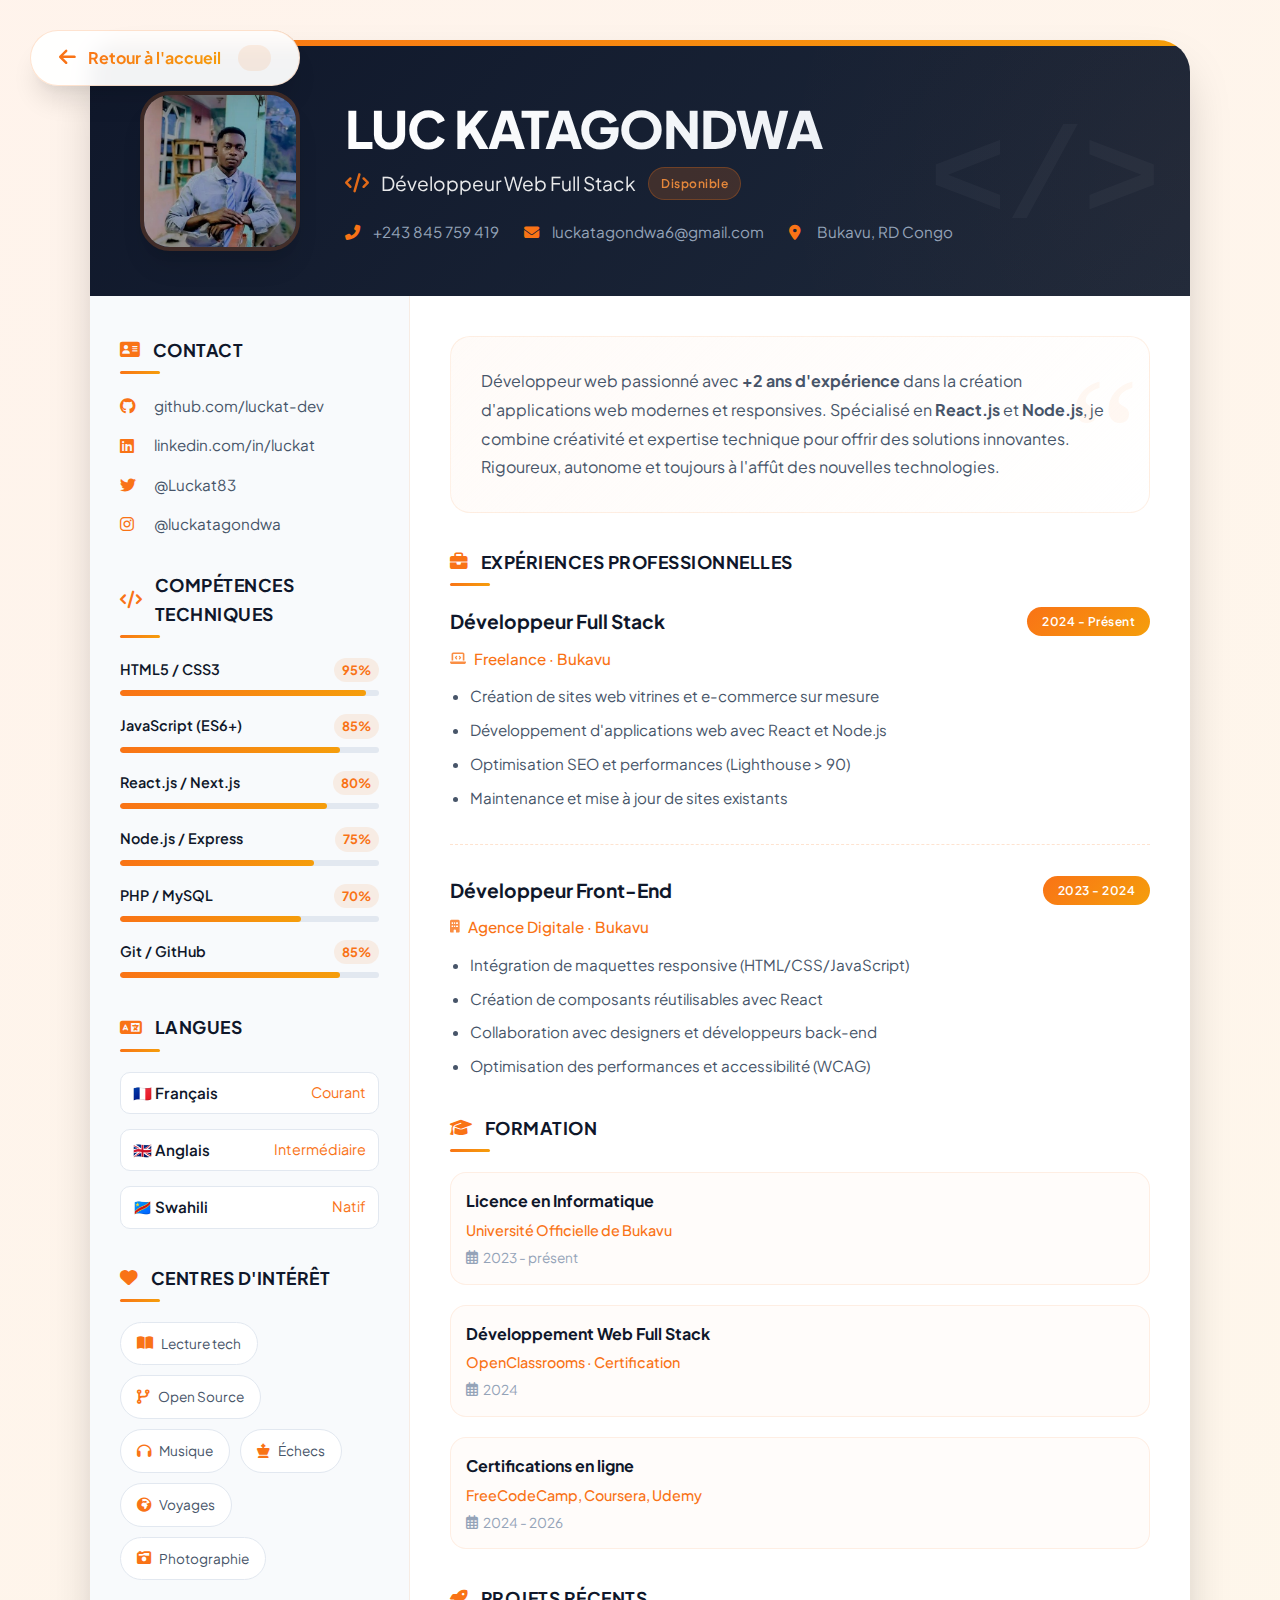
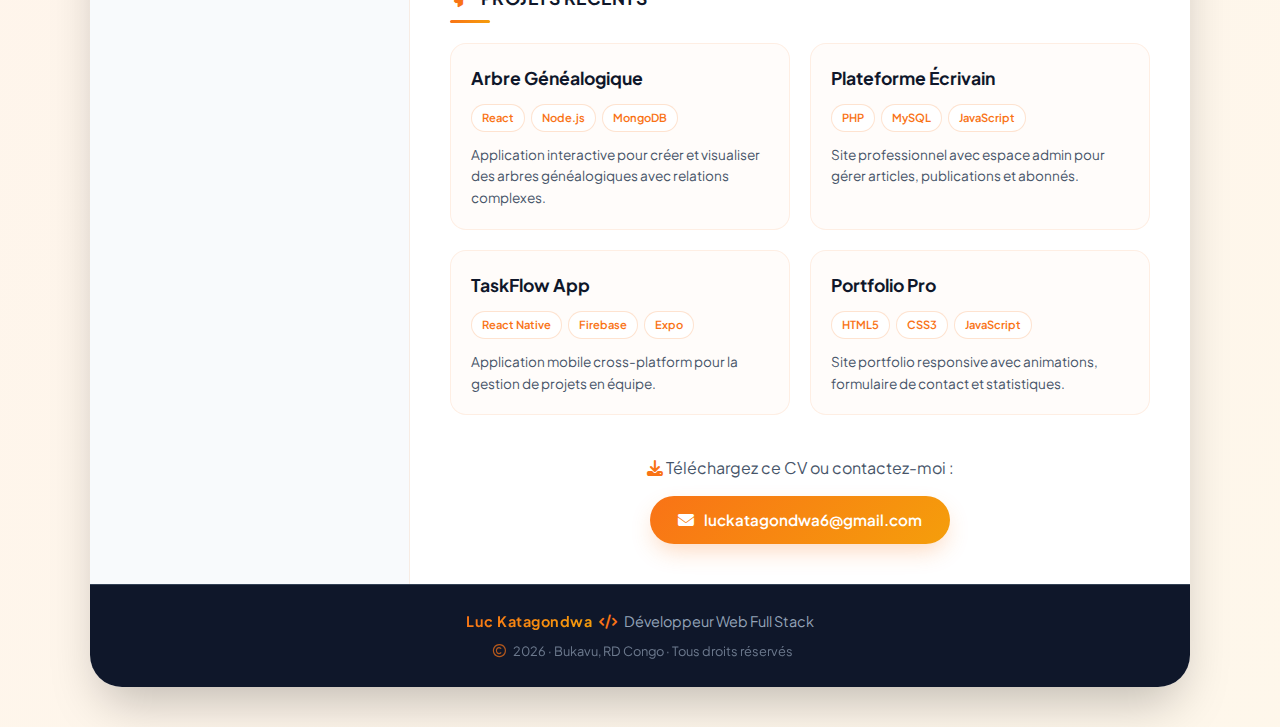
<file: cv.html>
<!DOCTYPE html>
<html lang="fr">
<head>
    <meta charset="UTF-8">
    <meta name="viewport" content="width=device-width, initial-scale=1.0">
    <title>Luc Katagondwa - CV Développeur Web Full Stack</title>
    
    <!-- Fonts modernes et professionnelles -->
    <link rel="preconnect" href="https://fonts.googleapis.com">
    <link rel="preconnect" href="https://fonts.gstatic.com" crossorigin>
    <link href="https://fonts.googleapis.com/css2?family=Plus+Jakarta+Sans:wght@300;400;500;600;700;800&family=Inter:wght@300;400;500;600;700&display=swap" rel="stylesheet">
    
    <!-- Icons -->
    <link rel="stylesheet" href="https://cdnjs.cloudflare.com/ajax/libs/font-awesome/6.4.0/css/all.min.css">
    
    <!-- Favicon -->
    <link rel="icon" type="image/png" href="img/writer.jpg">
    
    <style>
        /* ===== VARIABLES AVEC ORANGE ===== */
        :root {
            --primary: #f97316;        /* Orange vif */
            --primary-dark: #ea580c;    /* Orange foncé */
            --primary-light: #fb923c;   /* Orange clair */
            --secondary: #f59e0b;       /* Ambre */
            --accent: #f97316;           /* Orange */
            --dark: #0f172a;
            --dark-soft: #1e293b;
            --gray: #475569;
            --gray-light: #94a3b8;
            --light: #f8fafc;
            --white: #ffffff;
            --success: #10b981;
            --warning: #f59e0b;
            --gradient: linear-gradient(135deg, var(--primary), #f59e0b);
            --gradient-orange: linear-gradient(135deg, #f97316, #f59e0b);
            --shadow-sm: 0 1px 3px rgba(0,0,0,0.12), 0 1px 2px rgba(0,0,0,0.24);
            --shadow-md: 0 4px 6px -1px rgba(0,0,0,0.1), 0 2px 4px -1px rgba(0,0,0,0.06);
            --shadow-lg: 0 20px 25px -5px rgba(0,0,0,0.1), 0 10px 10px -5px rgba(0,0,0,0.04);
            --shadow-xl: 0 25px 50px -12px rgba(0,0,0,0.25);
            --shadow-orange: 0 10px 25px -5px rgba(249, 115, 22, 0.3);
        }

        * {
            margin: 0;
            padding: 0;
            box-sizing: border-box;
        }

        body {
            background: linear-gradient(135deg, #f9731615 0%, #f59e0b15 100%);
            font-family: 'Plus Jakarta Sans', sans-serif;
            display: flex;
            justify-content: center;
            align-items: center;
            min-height: 100vh;
            padding: 40px 20px;
            line-height: 1.6;
            color: var(--dark);
            position: relative;
        }

        /* ===== BOUTON DE RETOUR AVEC ORANGE ===== */
        .back-button {
            position: fixed;
            top: 30px;
            left: 30px;
            z-index: 9999;
            display: flex;
            align-items: center;
            gap: 12px;
            background: var(--white);
            color: var(--dark);
            padding: 14px 28px;
            border-radius: 60px;
            text-decoration: none;
            font-weight: 600;
            font-size: 1rem;
            box-shadow: var(--shadow-lg);
            border: 1px solid rgba(249, 115, 22, 0.2);
            transition: all 0.3s ease;
            backdrop-filter: blur(10px);
            background: rgba(255, 255, 255, 0.95);
            cursor: pointer;
            pointer-events: auto;
        }

        .back-button:hover {
            transform: translateY(-3px) translateX(-3px);
            box-shadow: var(--shadow-xl);
            border-color: var(--primary);
            color: var(--primary);
            background: var(--white);
        }

        .back-button i {
            font-size: 1.2rem;
            color: var(--primary);
            transition: transform 0.3s ease;
        }

        .back-button:hover i {
            transform: translateX(-5px);
        }

        .back-button span {
            background: var(--gradient-orange);
            -webkit-background-clip: text;
            -webkit-text-fill-color: transparent;
            background-clip: text;
            font-weight: 700;
        }

        .back-button .badge {
            background: rgba(249, 115, 22, 0.1);
            padding: 4px 8px;
            border-radius: 30px;
            font-size: 0.7rem;
            font-weight: 600;
            color: var(--primary);
            margin-left: 5px;
        }

        /* Version mobile du bouton */
        @media (max-width: 768px) {
            .back-button {
                top: 20px;
                left: 20px;
                padding: 12px 20px;
                font-size: 0.9rem;
            }
            
            .back-button span:not(.badge) {
                display: none;
            }
            
            .back-button i {
                margin-right: 0;
            }
        }

        @media (max-width: 480px) {
            .back-button {
                padding: 10px 15px;
            }
            
            .back-button .badge {
                display: none;
            }
        }

        /* ===== CARTE PRINCIPALE ===== */
        .cv-card {
            max-width: 1100px;
            width: 100%;
            background: var(--white);
            border-radius: 32px;
            box-shadow: var(--shadow-xl);
            overflow: hidden;
            position: relative;
            animation: fadeInUp 0.8s cubic-bezier(0.23, 1, 0.32, 1);
        }

        @keyframes fadeInUp {
            from {
                opacity: 0;
                transform: translateY(30px);
            }
            to {
                opacity: 1;
                transform: translateY(0);
            }
        }

        /* ===== BANDE DÉCORATIVE ORANGE ===== */
        .cv-strip {
            height: 6px;
            background: var(--gradient-orange);
            position: relative;
            z-index: 2;
        }

        /* ===== EN-TÊTE MODERNE ===== */
        .cv-header {
            background: linear-gradient(135deg, var(--dark), var(--dark-soft));
            padding: 45px 50px;
            color: var(--white);
            display: flex;
            align-items: center;
            gap: 45px;
            position: relative;
            overflow: hidden;
        }

        .cv-header::before {
            content: '';
            position: absolute;
            top: -50%;
            right: -50%;
            width: 100%;
            height: 200%;
            background: radial-gradient(circle, rgba(249,115,22,0.03) 0%, transparent 70%);
            animation: rotate 40s linear infinite;
        }

        .cv-header::after {
            content: '</>';
            position: absolute;
            bottom: 10px;
            right: 30px;
            font-size: 8rem;
            font-weight: 800;
            opacity: 0.03;
            color: var(--white);
            font-family: monospace;
        }

        @keyframes rotate {
            from { transform: rotate(0deg); }
            to { transform: rotate(360deg); }
        }

        /* Photo de profil */
        .cv-photo {
            width: 160px;
            height: 160px;
            border-radius: 30px;
            border: 4px solid rgba(249,115,22,0.2);
            overflow: hidden;
            box-shadow: var(--shadow-lg);
            position: relative;
            z-index: 2;
            flex-shrink: 0;
            transition: transform 0.3s ease;
        }

        .cv-photo:hover {
            transform: scale(1.02);
        }

        .cv-photo img {
            width: 100%;
            height: 100%;
            object-fit: cover;
        }

        /* Informations header */
        .cv-header-info {
            position: relative;
            z-index: 2;
            flex: 1;
        }

        .cv-header-info h1 {
            font-size: 3.2rem;
            font-weight: 800;
            margin-bottom: 8px;
            letter-spacing: -0.02em;
            line-height: 1.2;
            background: linear-gradient(135deg, var(--white), #e2e8f0);
            -webkit-background-clip: text;
            -webkit-text-fill-color: transparent;
            background-clip: text;
        }

        .cv-header-info .title {
            font-size: 1.2rem;
            opacity: 0.9;
            display: flex;
            align-items: center;
            gap: 12px;
            margin-bottom: 20px;
            font-weight: 400;
        }

        .cv-header-info .title i {
            color: var(--primary);
            font-size: 1.2rem;
        }

        .cv-header-info .badge {
            background: rgba(249,115,22,0.2);
            padding: 6px 12px;
            border-radius: 100px;
            font-size: 0.75rem;
            font-weight: 600;
            letter-spacing: 0.5px;
            border: 1px solid rgba(249,115,22,0.3);
            color: var(--primary-light);
        }

        .cv-header-contact {
            display: flex;
            flex-wrap: wrap;
            gap: 25px;
            font-size: 0.95rem;
        }

        .cv-header-contact span {
            display: flex;
            align-items: center;
            gap: 10px;
            color: var(--gray-light);
            transition: color 0.3s ease;
        }

        .cv-header-contact span:hover {
            color: var(--white);
        }

        .cv-header-contact i {
            width: 18px;
            color: var(--primary);
        }

        /* ===== CONTENU PRINCIPAL ===== */
        .cv-main {
            display: grid;
            grid-template-columns: 320px 1fr;
            gap: 0;
            background: var(--white);
        }

        /* ===== COLONNE GAUCHE ===== */
        .cv-left {
            background: var(--light);
            padding: 40px 30px;
            border-right: 1px solid rgba(249, 115, 22, 0.1);
        }

        .cv-section {
            margin-bottom: 35px;
        }

        .cv-section-title {
            font-size: 1.1rem;
            font-weight: 700;
            color: var(--dark);
            margin-bottom: 20px;
            display: flex;
            align-items: center;
            gap: 12px;
            position: relative;
            padding-bottom: 10px;
            text-transform: uppercase;
            letter-spacing: 0.5px;
        }

        .cv-section-title::after {
            content: '';
            position: absolute;
            bottom: 0;
            left: 0;
            width: 40px;
            height: 3px;
            background: var(--gradient-orange);
            border-radius: 4px;
        }

        .cv-section-title i {
            color: var(--primary);
            font-size: 1.1rem;
        }

        /* Contact items */
        .cv-contact-item {
            display: flex;
            align-items: center;
            gap: 14px;
            margin-bottom: 15px;
            color: var(--gray);
            font-size: 0.95rem;
            transition: transform 0.3s ease;
        }

        .cv-contact-item:hover {
            transform: translateX(5px);
        }

        .cv-contact-item i {
            width: 20px;
            color: var(--primary);
            font-size: 1rem;
        }

        .cv-contact-item a {
            color: var(--gray);
            text-decoration: none;
            transition: color 0.3s ease;
        }

        .cv-contact-item a:hover {
            color: var(--primary);
        }

        /* Compétences */
        .cv-skill {
            margin-bottom: 18px;
        }

        .cv-skill-header {
            display: flex;
            justify-content: space-between;
            margin-bottom: 8px;
            font-size: 0.9rem;
        }

        .cv-skill-name {
            font-weight: 600;
            color: var(--dark);
        }

        .cv-skill-level {
            color: var(--primary);
            font-weight: 700;
            background: rgba(249, 115, 22, 0.1);
            padding: 2px 8px;
            border-radius: 20px;
            font-size: 0.8rem;
        }

        .cv-skill-bar {
            width: 100%;
            height: 6px;
            background: #e2e8f0;
            border-radius: 10px;
            overflow: hidden;
        }

        .cv-skill-progress {
            height: 100%;
            background: var(--gradient-orange);
            border-radius: 10px;
            transition: width 1s ease;
            position: relative;
        }

        /* Langues */
        .cv-language {
            display: flex;
            justify-content: space-between;
            margin-bottom: 15px;
            font-size: 0.95rem;
            padding: 8px 12px;
            background: var(--white);
            border-radius: 10px;
            border: 1px solid #e2e8f0;
            transition: all 0.3s ease;
        }

        .cv-language:hover {
            border-color: var(--primary);
            transform: translateY(-2px);
            box-shadow: var(--shadow-orange);
        }

        .cv-language-name {
            font-weight: 600;
            color: var(--dark);
        }

        .cv-language-level {
            color: var(--primary);
            font-size: 0.9rem;
        }

        /* Centres d'intérêt */
        .cv-interests {
            display: flex;
            flex-wrap: wrap;
            gap: 10px;
        }

        .cv-interest-item {
            background: var(--white);
            padding: 10px 16px;
            border-radius: 100px;
            font-size: 0.85rem;
            color: var(--gray);
            border: 1px solid #e2e8f0;
            display: flex;
            align-items: center;
            gap: 8px;
            transition: all 0.3s ease;
            cursor: default;
        }

        .cv-interest-item:hover {
            border-color: var(--primary);
            transform: translateY(-2px);
            box-shadow: var(--shadow-orange);
            color: var(--primary);
        }

        .cv-interest-item i {
            color: var(--primary);
            font-size: 0.9rem;
        }

        /* ===== COLONNE DROITE ===== */
        .cv-right {
            padding: 40px;
            background: var(--white);
        }

        /* Profil */
        .cv-profile {
            background: linear-gradient(135deg, rgba(249,115,22,0.03) 0%, var(--white) 100%);
            padding: 30px;
            border-radius: 20px;
            margin-bottom: 35px;
            border: 1px solid rgba(249,115,22,0.1);
            position: relative;
            overflow: hidden;
        }

        .cv-profile::before {
            content: '“';
            position: absolute;
            top: -30px;
            right: 10px;
            font-size: 10rem;
            color: rgba(249,115,22,0.05);
            font-family: serif;
        }

        .cv-profile p {
            color: var(--gray);
            line-height: 1.8;
            font-size: 1rem;
            position: relative;
            z-index: 1;
        }

        /* Expériences */
        .cv-experience-item {
            margin-bottom: 30px;
            padding-bottom: 25px;
            border-bottom: 1px dashed rgba(249,115,22,0.2);
        }

        .cv-experience-item:last-child {
            border-bottom: none;
            margin-bottom: 0;
            padding-bottom: 0;
        }

        .cv-experience-header {
            display: flex;
            justify-content: space-between;
            align-items: center;
            margin-bottom: 10px;
            flex-wrap: wrap;
            gap: 10px;
        }

        .cv-experience-title {
            font-size: 1.2rem;
            font-weight: 700;
            color: var(--dark);
        }

        .cv-experience-date {
            background: var(--gradient-orange);
            color: var(--white);
            padding: 5px 15px;
            border-radius: 100px;
            font-size: 0.75rem;
            font-weight: 600;
            letter-spacing: 0.5px;
        }

        .cv-experience-company {
            color: var(--primary);
            font-size: 0.95rem;
            margin-bottom: 12px;
            display: flex;
            align-items: center;
            gap: 8px;
            font-weight: 500;
        }

        .cv-experience-company i {
            font-size: 0.8rem;
            opacity: 0.8;
        }

        .cv-experience-description {
            color: var(--gray);
            font-size: 0.95rem;
            line-height: 1.7;
            margin-left: 20px;
        }

        .cv-experience-description li {
            margin-bottom: 8px;
        }

        /* Formation */
        .cv-education-item {
            margin-bottom: 20px;
            padding: 15px;
            background: rgba(249,115,22,0.02);
            border-radius: 16px;
            transition: all 0.3s ease;
            border: 1px solid rgba(249,115,22,0.1);
        }

        .cv-education-item:hover {
            transform: translateX(5px);
            box-shadow: var(--shadow-orange);
            border-color: var(--primary);
        }

        .cv-education-title {
            font-size: 1rem;
            font-weight: 700;
            color: var(--dark);
            margin-bottom: 5px;
        }

        .cv-education-school {
            color: var(--primary);
            font-size: 0.9rem;
            margin-bottom: 5px;
            font-weight: 500;
        }

        .cv-education-date {
            color: var(--gray-light);
            font-size: 0.85rem;
            display: flex;
            align-items: center;
            gap: 5px;
        }

        /* Projets */
        .cv-projects-grid {
            display: grid;
            grid-template-columns: repeat(2, 1fr);
            gap: 20px;
        }

        .cv-project-card {
            background: rgba(249,115,22,0.02);
            padding: 20px;
            border-radius: 16px;
            transition: all 0.3s ease;
            border: 1px solid rgba(249,115,22,0.1);
            height: 100%;
        }

        .cv-project-card:hover {
            transform: translateY(-5px);
            box-shadow: var(--shadow-orange);
            border-color: var(--primary);
        }

        .cv-project-title {
            font-size: 1.1rem;
            font-weight: 700;
            color: var(--dark);
            margin-bottom: 12px;
        }

        .cv-project-tech {
            display: flex;
            flex-wrap: wrap;
            gap: 6px;
            margin-bottom: 12px;
        }

        .cv-project-tech span {
            background: var(--white);
            padding: 4px 10px;
            border-radius: 100px;
            font-size: 0.7rem;
            color: var(--primary);
            border: 1px solid rgba(249,115,22,0.2);
            font-weight: 600;
        }

        .cv-project-description {
            color: var(--gray);
            font-size: 0.85rem;
            line-height: 1.6;
        }

        /* Bouton contact */
        .cv-contact-btn {
            display: inline-flex;
            align-items: center;
            gap: 10px;
            background: var(--gradient-orange);
            color: var(--white);
            padding: 12px 28px;
            border-radius: 100px;
            text-decoration: none;
            font-size: 0.95rem;
            font-weight: 600;
            transition: all 0.3s ease;
            border: none;
            box-shadow: var(--shadow-orange);
        }

        .cv-contact-btn:hover {
            transform: translateY(-2px);
            box-shadow: var(--shadow-lg);
        }

        .cv-contact-btn i {
            font-size: 1rem;
        }

        /* ===== FOOTER ===== */
        .cv-footer {
            background: var(--dark);
            padding: 25px 30px;
            text-align: center;
            color: var(--gray-light);
            font-size: 0.9rem;
            border-top: 1px solid #334155;
        }

        .cv-footer .signature {
            font-weight: 700;
            color: var(--white);
            letter-spacing: 0.5px;
            background: var(--gradient-orange);
            -webkit-background-clip: text;
            -webkit-text-fill-color: transparent;
        }

        .cv-footer i {
            color: var(--primary);
            margin: 0 5px;
        }

        /* ===== RESPONSIVE ===== */
        @media (max-width: 900px) {
            .cv-main {
                grid-template-columns: 1fr;
            }
            
            .cv-left {
                border-right: none;
                border-bottom: 1px solid rgba(249,115,22,0.1);
            }
            
            .cv-projects-grid {
                grid-template-columns: 1fr;
            }
        }

        @media (max-width: 700px) {
            .cv-header {
                flex-direction: column;
                text-align: center;
                padding: 35px 25px;
            }
            
            .cv-header-contact {
                justify-content: center;
            }
            
            .cv-header-info h1 {
                font-size: 2.5rem;
            }
            
            .cv-experience-header {
                flex-direction: column;
                align-items: flex-start;
            }
        }

        @media (max-width: 480px) {
            body {
                padding: 20px 10px;
            }
            
            .cv-left, .cv-right {
                padding: 25px 20px;
            }
            
            .cv-section-title {
                font-size: 1rem;
            }
        }

        /* ===== UTILITAIRES ===== */
        .text-primary {
            color: var(--primary);
        }
        
        .text-gradient {
            background: var(--gradient-orange);
            -webkit-background-clip: text;
            -webkit-text-fill-color: transparent;
        }
        
        .badge {
            background: rgba(249, 115, 22, 0.1);
            color: var(--primary);
            padding: 4px 12px;
            border-radius: 100px;
            font-size: 0.75rem;
            font-weight: 600;
        }
    </style>
</head>
<body>
    <!-- BOUTON DE RETOUR CORRIGÉ - Retour à l'accueil section À Propos -->
    <a href="index.html#propos" class="back-button" title="Retour à l'accueil - Section À Propos">
        <i class="fas fa-arrow-left"></i>
        <span>Retour à l'accueil</span>
        <span class="badge">CV</span>
    </a>

    <div class="cv-card">
        <div class="cv-strip"></div>
        
        <!-- En-tête modernisé -->
        <div class="cv-header">
            <div class="cv-photo">
                <img src="img/koko.jpg" alt="Luc Katagondwa" onerror="this.src='https://via.placeholder.com/160x160?text=Luc'">
            </div>
            <div class="cv-header-info">
                <h1>LUC KATAGONDWA</h1>
                <div class="title">
                    <i class="fas fa-code"></i>
                    Développeur Web Full Stack
                    <span class="badge">Disponible</span>
                </div>
                <div class="cv-header-contact">
                    <span><i class="fas fa-phone-alt"></i> +243 845 759 419</span>
                    <span><i class="fas fa-envelope"></i> luckatagondwa6@gmail.com</span>
                    <span><i class="fas fa-map-marker-alt"></i> Bukavu, RD Congo</span>
                </div>
            </div>
        </div>
        
        <!-- Contenu principal -->
        <div class="cv-main">
            <!-- Colonne gauche -->
            <div class="cv-left">
                <!-- Contact -->
                <div class="cv-section">
                    <div class="cv-section-title">
                        <i class="fas fa-address-card"></i>
                        Contact
                    </div>
                    
                    <div class="cv-contact-item">
                        <i class="fab fa-github"></i>
                        <a href="https://github.com/Luckat-dev">github.com/luckat-dev</a>
                    </div>
                    
                    <div class="cv-contact-item">
                        <i class="fab fa-linkedin"></i>
                        <a href="https://www.linkedin.com/in/luc-katagondwa-558083388/">linkedin.com/in/luckat</a>
                    </div>
                    
                    <div class="cv-contact-item">
                        <i class="fab fa-twitter"></i>
                        <a href="https://x.com/Luckat83">@Luckat83</a>
                    </div>
                    
                    <div class="cv-contact-item">
                        <i class="fab fa-instagram"></i>
                        <a href="https://www.instagram.com/luckatagondwa/">@luckatagondwa</a>
                    </div>
                </div>
                
                <!-- Compétences -->
                <div class="cv-section">
                    <div class="cv-section-title">
                        <i class="fas fa-code"></i>
                        Compétences techniques
                    </div>
                    
                    <div class="cv-skill">
                        <div class="cv-skill-header">
                            <span class="cv-skill-name">HTML5 / CSS3</span>
                            <span class="cv-skill-level">95%</span>
                        </div>
                        <div class="cv-skill-bar">
                            <div class="cv-skill-progress" style="width: 95%;"></div>
                        </div>
                    </div>
                    
                    <div class="cv-skill">
                        <div class="cv-skill-header">
                            <span class="cv-skill-name">JavaScript (ES6+)</span>
                            <span class="cv-skill-level">85%</span>
                        </div>
                        <div class="cv-skill-bar">
                            <div class="cv-skill-progress" style="width: 85%;"></div>
                        </div>
                    </div>
                    
                    <div class="cv-skill">
                        <div class="cv-skill-header">
                            <span class="cv-skill-name">React.js / Next.js</span>
                            <span class="cv-skill-level">80%</span>
                        </div>
                        <div class="cv-skill-bar">
                            <div class="cv-skill-progress" style="width: 80%;"></div>
                        </div>
                    </div>
                    
                    <div class="cv-skill">
                        <div class="cv-skill-header">
                            <span class="cv-skill-name">Node.js / Express</span>
                            <span class="cv-skill-level">75%</span>
                        </div>
                        <div class="cv-skill-bar">
                            <div class="cv-skill-progress" style="width: 75%;"></div>
                        </div>
                    </div>
                    
                    <div class="cv-skill">
                        <div class="cv-skill-header">
                            <span class="cv-skill-name">PHP / MySQL</span>
                            <span class="cv-skill-level">70%</span>
                        </div>
                        <div class="cv-skill-bar">
                            <div class="cv-skill-progress" style="width: 70%;"></div>
                        </div>
                    </div>
                    
                    <div class="cv-skill">
                        <div class="cv-skill-header">
                            <span class="cv-skill-name">Git / GitHub</span>
                            <span class="cv-skill-level">85%</span>
                        </div>
                        <div class="cv-skill-bar">
                            <div class="cv-skill-progress" style="width: 85%;"></div>
                        </div>
                    </div>
                </div>
                
                <!-- Langues -->
                <div class="cv-section">
                    <div class="cv-section-title">
                        <i class="fas fa-language"></i>
                        Langues
                    </div>
                    
                    <div class="cv-language">
                        <span class="cv-language-name">🇫🇷 Français</span>
                        <span class="cv-language-level">Courant</span>
                    </div>
                    
                    <div class="cv-language">
                        <span class="cv-language-name">🇬🇧 Anglais</span>
                        <span class="cv-language-level">Intermédiaire</span>
                    </div>
                    
                    <div class="cv-language">
                        <span class="cv-language-name">🇨🇩 Swahili</span>
                        <span class="cv-language-level">Natif</span>
                    </div>
                </div>
                
                <!-- Centres d'intérêt -->
                <div class="cv-section">
                    <div class="cv-section-title">
                        <i class="fas fa-heart"></i>
                        Centres d'intérêt
                    </div>
                    
                    <div class="cv-interests">
                        <span class="cv-interest-item"><i class="fas fa-book-open"></i> Lecture tech</span>
                        <span class="cv-interest-item"><i class="fas fa-code-branch"></i> Open Source</span>
                        <span class="cv-interest-item"><i class="fas fa-headphones"></i> Musique</span>
                        <span class="cv-interest-item"><i class="fas fa-chess-king"></i> Échecs</span>
                        <span class="cv-interest-item"><i class="fas fa-globe-africa"></i> Voyages</span>
                        <span class="cv-interest-item"><i class="fas fa-camera-retro"></i> Photographie</span>
                    </div>
                </div>
            </div>
            
            <!-- Colonne droite -->
            <div class="cv-right">
                <!-- Profil -->
                <div class="cv-profile">
                    <p>
                        Développeur web passionné avec <strong>+2 ans d'expérience</strong> dans la création d'applications web modernes et responsives. Spécialisé en <strong>React.js</strong> et <strong>Node.js</strong>, je combine créativité et expertise technique pour offrir des solutions innovantes. Rigoureux, autonome et toujours à l'affût des nouvelles technologies.
                    </p>
                </div>
                
                <!-- Expériences professionnelles -->
                <div class="cv-section">
                    <div class="cv-section-title">
                        <i class="fas fa-briefcase"></i>
                        Expériences professionnelles
                    </div>
                    
                    <div class="cv-experience-item">
                        <div class="cv-experience-header">
                            <span class="cv-experience-title">Développeur Full Stack</span>
                            <span class="cv-experience-date">2024 - Présent</span>
                        </div>
                        <div class="cv-experience-company">
                            <i class="fas fa-laptop-code"></i> Freelance · Bukavu
                        </div>
                        <ul class="cv-experience-description">
                            <li>Création de sites web vitrines et e-commerce sur mesure</li>
                            <li>Développement d'applications web avec React et Node.js</li>
                            <li>Optimisation SEO et performances (Lighthouse > 90)</li>
                            <li>Maintenance et mise à jour de sites existants</li>
                        </ul>
                    </div>
                    
                    <div class="cv-experience-item">
                        <div class="cv-experience-header">
                            <span class="cv-experience-title">Développeur Front-End</span>
                            <span class="cv-experience-date">2023 - 2024</span>
                        </div>
                        <div class="cv-experience-company">
                            <i class="fas fa-building"></i> Agence Digitale · Bukavu
                        </div>
                        <ul class="cv-experience-description">
                            <li>Intégration de maquettes responsive (HTML/CSS/JavaScript)</li>
                            <li>Création de composants réutilisables avec React</li>
                            <li>Collaboration avec designers et développeurs back-end</li>
                            <li>Optimisation des performances et accessibilité (WCAG)</li>
                        </ul>
                    </div>
                </div>
                
                <!-- Formation -->
                <div class="cv-section">
                    <div class="cv-section-title">
                        <i class="fas fa-graduation-cap"></i>
                        Formation
                    </div>
                    
                    <div class="cv-education-item">
                        <div class="cv-education-title">Licence en Informatique</div>
                        <div class="cv-education-school">Université Officielle de Bukavu</div>
                        <div class="cv-education-date">
                            <i class="far fa-calendar-alt"></i> 2023 - présent
                        </div>
                    </div>
                    
                    <div class="cv-education-item">
                        <div class="cv-education-title">Développement Web Full Stack</div>
                        <div class="cv-education-school">OpenClassrooms · Certification</div>
                        <div class="cv-education-date">
                            <i class="far fa-calendar-alt"></i> 2024
                        </div>
                    </div>
                    
                    <div class="cv-education-item">
                        <div class="cv-education-title">Certifications en ligne</div>
                        <div class="cv-education-school">FreeCodeCamp, Coursera, Udemy</div>
                        <div class="cv-education-date">
                            <i class="far fa-calendar-alt"></i> 2024 - 2026
                        </div>
                    </div>
                </div>
                
                <!-- Projets récents -->
                <div class="cv-section">
                    <div class="cv-section-title">
                        <i class="fas fa-rocket"></i>
                        Projets récents
                    </div>
                    
                    <div class="cv-projects-grid">
                        <div class="cv-project-card">
                            <div class="cv-project-title">Arbre Généalogique</div>
                            <div class="cv-project-tech">
                                <span>React</span>
                                <span>Node.js</span>
                                <span>MongoDB</span>
                            </div>
                            <p class="cv-project-description">
                                Application interactive pour créer et visualiser des arbres généalogiques avec relations complexes.
                            </p>
                        </div>
                        
                        <div class="cv-project-card">
                            <div class="cv-project-title">Plateforme Écrivain</div>
                            <div class="cv-project-tech">
                                <span>PHP</span>
                                <span>MySQL</span>
                                <span>JavaScript</span>
                            </div>
                            <p class="cv-project-description">
                                Site professionnel avec espace admin pour gérer articles, publications et abonnés.
                            </p>
                        </div>
                        
                        <div class="cv-project-card">
                            <div class="cv-project-title">TaskFlow App</div>
                            <div class="cv-project-tech">
                                <span>React Native</span>
                                <span>Firebase</span>
                                <span>Expo</span>
                            </div>
                            <p class="cv-project-description">
                                Application mobile cross-platform pour la gestion de projets en équipe.
                            </p>
                        </div>
                        
                        <div class="cv-project-card">
                            <div class="cv-project-title">Portfolio Pro</div>
                            <div class="cv-project-tech">
                                <span>HTML5</span>
                                <span>CSS3</span>
                                <span>JavaScript</span>
                            </div>
                            <p class="cv-project-description">
                                Site portfolio responsive avec animations, formulaire de contact et statistiques.
                            </p>
                        </div>
                    </div>
                </div>
                
                <!-- Contact CTA -->
                <div style="text-align: center; margin-top: 40px;">
                    <p style="color: var(--gray); margin-bottom: 15px;">
                        <i class="fas fa-download" style="color: var(--primary);"></i>
                        Téléchargez ce CV ou contactez-moi :
                    </p>
                    <a href="mailto:luckatagondwa6@gmail.com?subject=Demande%20de%20CV%20-%20Luc%20Katagondwa" class="cv-contact-btn">
                        <i class="fas fa-envelope"></i>
                        luckatagondwa6@gmail.com
                    </a>
                </div>
            </div>
        </div>
        
        <!-- Footer -->
        <div class="cv-footer">
            <p>
                <span class="signature">Luc Katagondwa</span> 
                <i class="fas fa-code"></i> 
                <span>Développeur Web Full Stack</span>
            </p>
            <p style="font-size: 0.8rem; margin-top: 8px; opacity: 0.7;">
                <i class="far fa-copyright"></i> 2026 · Bukavu, RD Congo · Tous droits réservés
            </p>
        </div>
    </div>

    <!-- Script amélioré pour le stockage -->
    <script>
        // ===== SYSTÈME DE STOCKAGE AMÉLIORÉ =====
        (function() {
            console.log('🔍 Initialisation du stockage...');
            
            // Clé unique pour tout le site
            const SITE_VISIT_KEY = 'luc_kat_site_visited';
            const VISIT_TIME_KEY = 'luc_kat_visit_time';
            
            // Vérifier si l'utilisateur a déjà visité le site aujourd'hui
            const lastVisit = localStorage.getItem(SITE_VISIT_KEY);
            const lastTime = localStorage.getItem(VISIT_TIME_KEY);
            const now = Date.now();
            
            // Si pas de visite OU visite il y a plus de 24h
            if (!lastVisit || !lastTime || (now - parseInt(lastTime) > 24 * 60 * 60 * 1000)) {
                console.log('🕐 Première visite du jour ou nouvelle visite');
                localStorage.setItem(SITE_VISIT_KEY, 'visited');
                localStorage.setItem(VISIT_TIME_KEY, now.toString());
            } else {
                console.log('ℹ️ Déjà visité aujourd'hui');
            }
            
            // Vérifier que le bouton de retour est cliquable
            const backButton = document.querySelector('.back-button');
            if (backButton) {
                backButton.style.pointerEvents = 'auto';
                backButton.style.cursor = 'pointer';
                backButton.style.zIndex = '99999';
                console.log('✅ Bouton de retour prêt');
            }
        })();
    </script>
</body>
</html>
</file>
